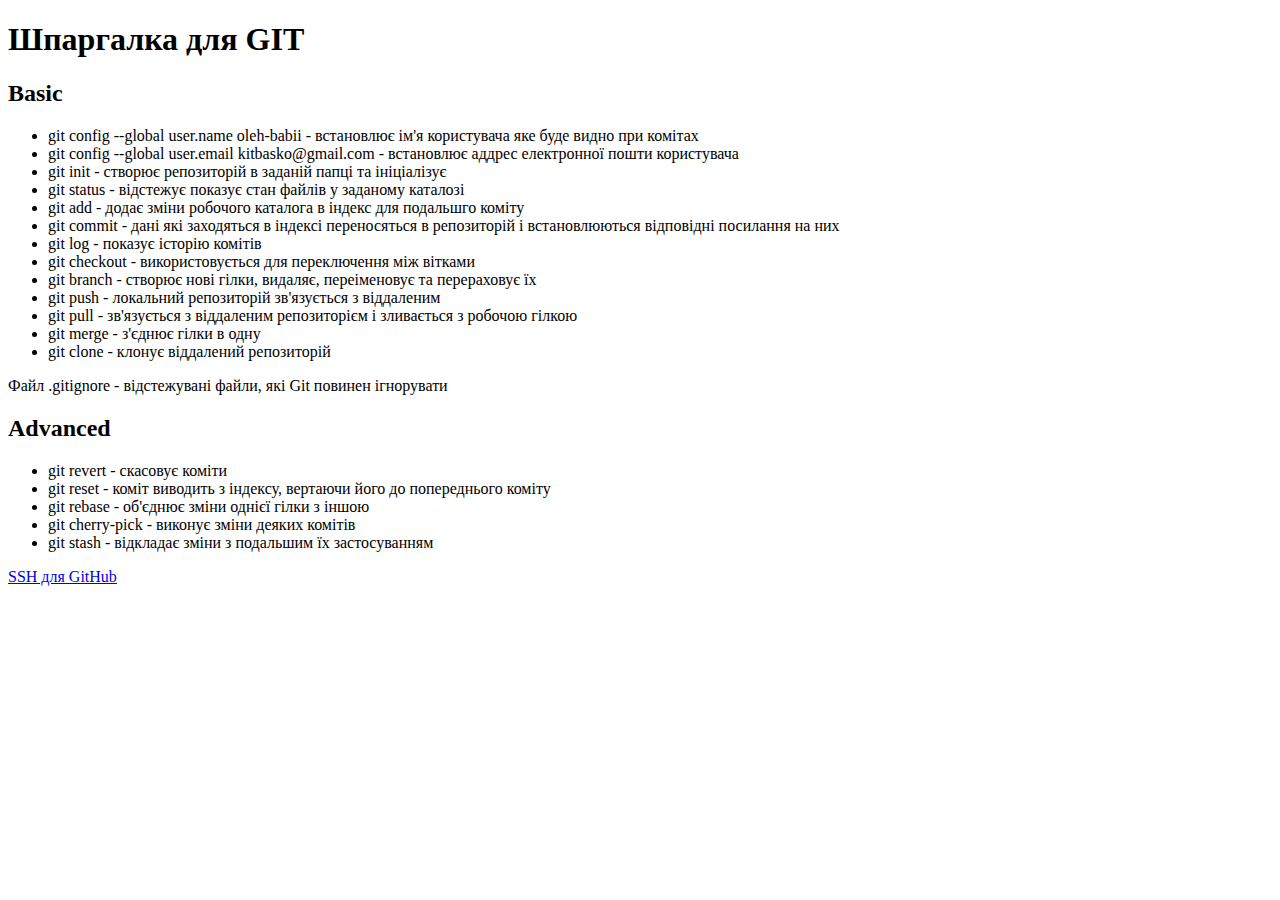
<file: index.html>
<!DOCTYPE html>
<html lang="en">
<head>
    <meta charset="UTF-8">
    <meta http-equiv="X-UA-Compatible" content="IE=edge">
    <meta name="viewport" content="width=device-width, initial-scale=1.0">
    <title>Основні команди GIT </title>
</head>
<body>
<h1>Шпаргалка для GIT</h1>    
<h2>Basic</h2> 
 <ul>
  <li>git config --global user.name oleh-babii - встановлює ім'я користувача яке буде видно при комітах </li>
  <li>git config --global user.email kitbasko@gmail.com - встановлює аддрес електронної пошти користувача</li>
  <li>git init - створює репозиторій в заданій папці та ініціалізує</li>
  <li>git status - відстежує показує стан файлів у заданому каталозі</li>
  <li>git add - додає зміни робочого каталога в індекс для подальшго коміту</li>
  <li>git commit - дані які заходяться в індексі переносяться в репозиторій і встановлюються відповідні посилання на них</li>
  <li>git log - показує історію комітів</li>
  <li>git checkout - використовується для переключення між вітками</li>
  <li>git branch - створює нові гілки, видаляє, переіменовує та перераховує їх</li>
  <li>git push - локальний репозиторій зв'язується з віддаленим</li>
  <li>git pull - зв'язується з віддаленим репозиторієм  і зливається з робочою гілкою</li>
  <li>git merge - з'єднює гілки в одну</li>
  <li>git clone - клонує віддалений репозиторій</li>   
 </ul> 
 <p>Файл .gitignore - відстежувані файли, які Git повинен ігнорувати</p>  
<h2>Advanced</h2>
<ul>
    <li>git revert - скасовує коміти</li>
    <li>git reset - коміт виводить з індексу, вертаючи його до попереднього коміту</li>
    <li>git rebase - об'єднює зміни однієї гілки з іншою</li>
    <li>git cherry-pick - виконує зміни деяких комітів</li>
    <li>git stash - відкладає зміни з подальшим їх застосуванням</li>
</ul>   

<a href="git@github.com:oleh-babii/homework.git">SSH для GitHub</a>
</body>
</html>
</file>
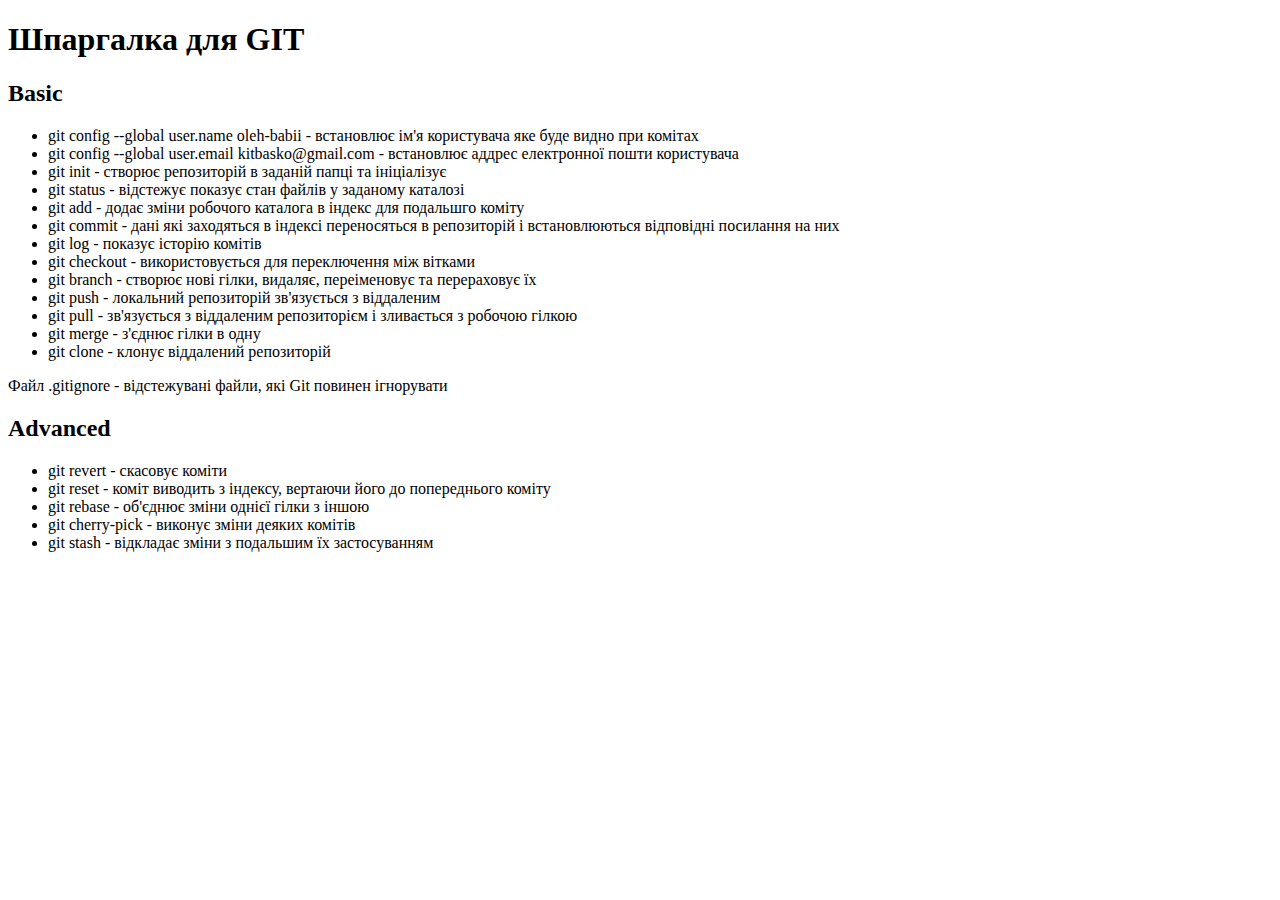
<file: hw1/index.html>
<!DOCTYPE html>
<html lang="en">
<head>
    <meta charset="UTF-8">
    <meta http-equiv="X-UA-Compatible" content="IE=edge">
    <meta name="viewport" content="width=device-width, initial-scale=1.0">
    <title>Основні команди GIT </title>
</head>
<body>
<h1>Шпаргалка для GIT</h1>    
<h2>Basic</h2> 
 <ul>
  <li>git config --global user.name oleh-babii - встановлює ім'я користувача яке буде видно при комітах </li>
  <li>git config --global user.email kitbasko@gmail.com - встановлює аддрес електронної пошти користувача</li>
  <li>git init - створює репозиторій в заданій папці та ініціалізує</li>
  <li>git status - відстежує показує стан файлів у заданому каталозі</li>
  <li>git add - додає зміни робочого каталога в індекс для подальшго коміту</li>
  <li>git commit - дані які заходяться в індексі переносяться в репозиторій і встановлюються відповідні посилання на них</li>
  <li>git log - показує історію комітів</li>
  <li>git checkout - використовується для переключення між вітками</li>
  <li>git branch - створює нові гілки, видаляє, переіменовує та перераховує їх</li>
  <li>git push - локальний репозиторій зв'язується з віддаленим</li>
  <li>git pull - зв'язується з віддаленим репозиторієм  і зливається з робочою гілкою</li>
  <li>git merge - з'єднює гілки в одну</li>
  <li>git clone - клонує віддалений репозиторій</li>   
 </ul> 
 <p>Файл .gitignore - відстежувані файли, які Git повинен ігнорувати</p>  
<h2>Advanced</h2>
<ul>
    <li>git revert - скасовує коміти</li>
    <li>git reset - коміт виводить з індексу, вертаючи його до попереднього коміту</li>
    <li>git rebase - об'єднює зміни однієї гілки з іншою</li>
    <li>git cherry-pick - виконує зміни деяких комітів</li>
    <li>git stash - відкладає зміни з подальшим їх застосуванням</li>
</ul>   
</body>
</html>
</file>
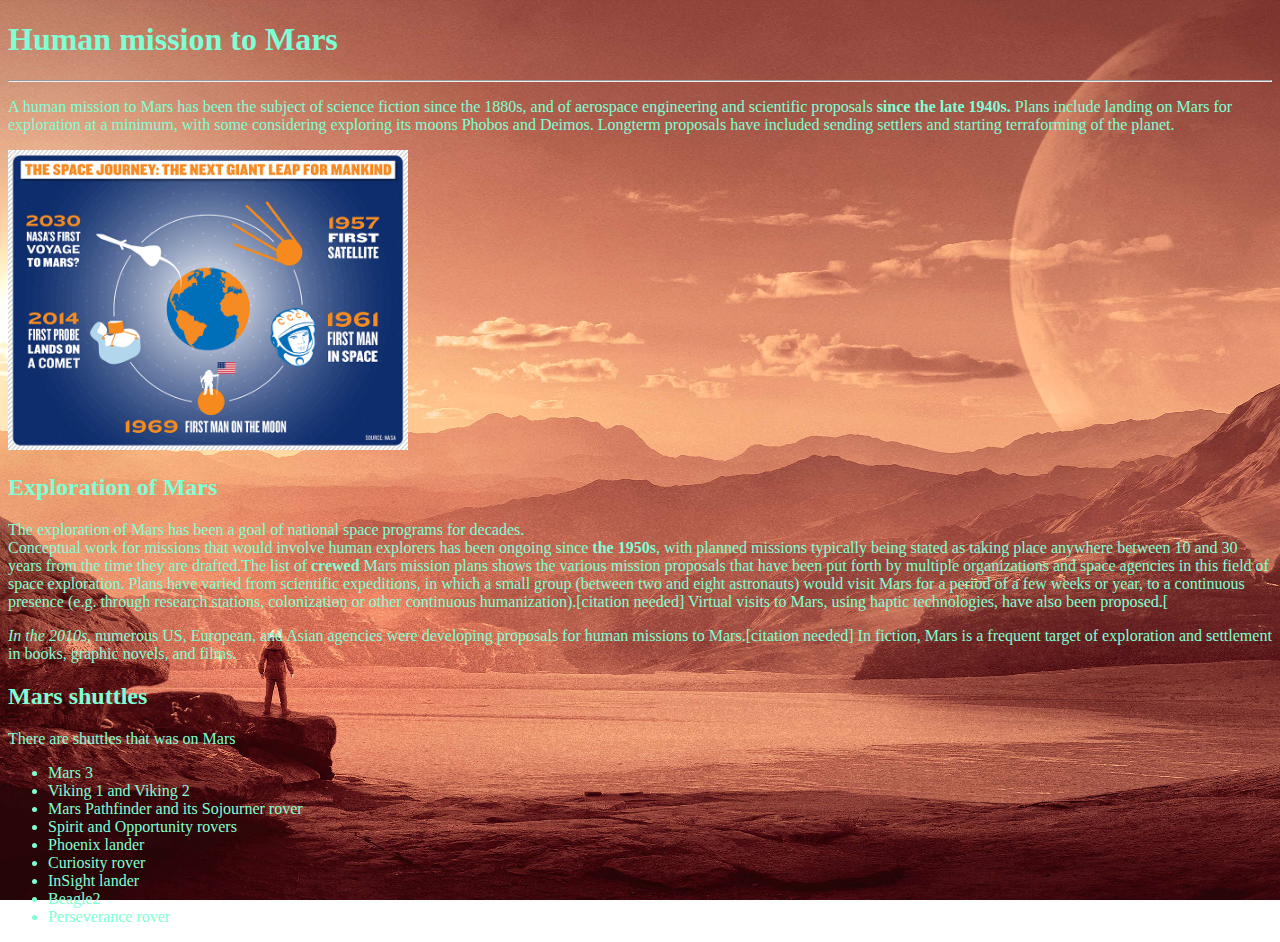
<file: hw2/index.html>
<!DOCTYPE html>
<html lang="en">
<head>
    <meta charset="UTF-8">
    <meta http-equiv="X-UA-Compatible" content="IE=edge">
    <meta name="viewport" content="width=device-width, initial-scale=1.0">
    <link rel="stylesheet" href="style.css">
    <title>MARS</title>
</head>
<body style="font-family: Verdana;">
    <h1>Human mission to Mars</h1>
    <hr>
    <p>A human mission to Mars has been the subject of science fiction since the 1880s, and of aerospace engineering and scientific proposals <strong>since the late 1940s.</strong> Plans include landing on Mars for exploration at a minimum, with some considering exploring its moons Phobos and Deimos. Longterm proposals have included sending settlers and starting terraforming of the planet.
    </p>
    <img src="nasarocket.png" alt="Human mission to Mars" width="400">
    <h2>Exploration of Mars</h2>
    <p>The exploration of Mars has been a goal of national space programs for decades.<br> Conceptual work for missions that would involve human explorers has been ongoing since <strong>the 1950s</strong>, with planned missions typically being stated as taking place anywhere between 10 and 30 years from the time they are drafted.The list of <strong>crewed</strong> Mars mission plans shows the various mission proposals that have been put forth by multiple organizations and space agencies in this field of space exploration. Plans have varied from scientific expeditions, in which a small group (between two and eight astronauts) would visit Mars for a period of a few weeks or year, to a continuous presence (e.g. through research stations, colonization or other continuous humanization).[citation needed] Virtual visits to Mars, using haptic technologies, have also been proposed.[</p>
    <p><i>In the 2010s</i>, numerous US, European, and Asian agencies were developing proposals for human missions to Mars.[citation needed] In fiction, Mars is a frequent target of exploration and settlement in books, graphic novels, and films.</p>
    <h2>Mars shuttles</h2>
    <p>There are shuttles that was on Mars</p>
    <ul>
        <li>Mars 3</li>
        <li>Viking 1 and Viking 2</li>
        <li>Mars Pathfinder and its Sojourner rover</li>
        <li>Spirit and Opportunity rovers</li>
        <li>Phoenix lander</li>
        <li>Curiosity rover</li>
        <li>InSight lander</li>
        <li>Beagle2</li>
        <li>Perseverance rover</li>
    </ul>
    
</body>
</html>
</file>
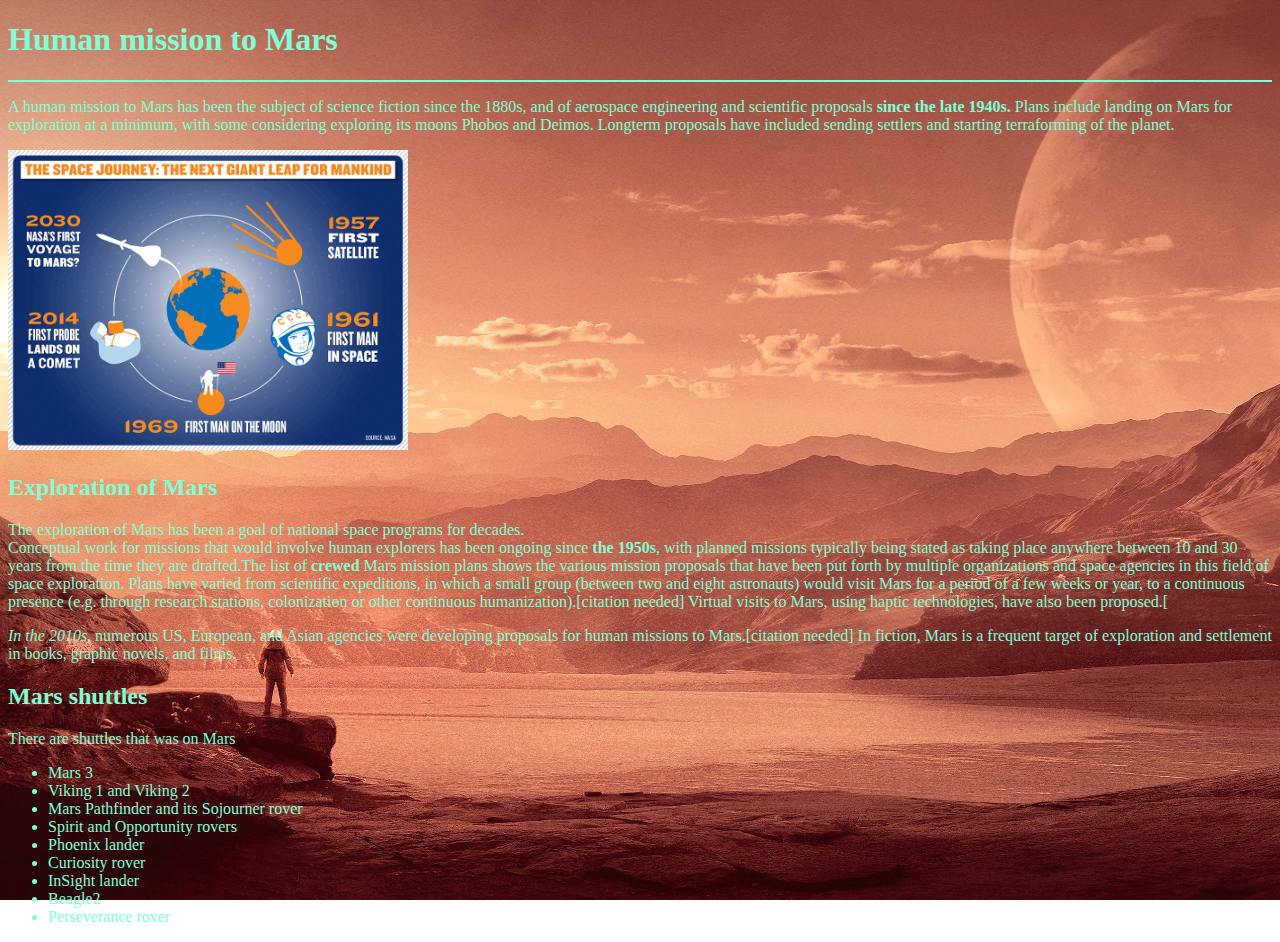
<file: hw3/index.html>
<!DOCTYPE html>
<html lang="en">
<head>
    <meta charset="UTF-8">
    <meta http-equiv="X-UA-Compatible" content="IE=edge">
    <meta name="viewport" content="width=device-width, initial-scale=1.0">
    <link rel="stylesheet" href="style.css">
    <title>MARS</title>
</head>
<body style="font-family: Verdana;">
    <header>
        <h1>Human mission to Mars</h1>
    </header>
    <hr color aquamarine>
    <main>
        <p>A human mission to Mars has been the subject of science fiction since the 1880s, and of aerospace engineering and scientific proposals <strong>since the late 1940s.</strong> Plans include landing on Mars for exploration at a minimum, with some considering exploring its moons Phobos and Deimos. Longterm proposals have included sending settlers and starting terraforming of the planet.
        </p>
        <img src="nasarocket.png" alt="Human mission to Mars" width="400">
        <h2>Exploration of Mars</h2>
        <p>The exploration of Mars has been a goal of national space programs for decades.<br> Conceptual work for missions that would involve human explorers has been ongoing since <strong>the 1950s</strong>, with planned missions typically being stated as taking place anywhere between 10 and 30 years from the time they are drafted.The list of <strong>crewed</strong> Mars mission plans shows the various mission proposals that have been put forth by multiple organizations and space agencies in this field of space exploration. Plans have varied from scientific expeditions, in which a small group (between two and eight astronauts) would visit Mars for a period of a few weeks or year, to a continuous presence (e.g. through research stations, colonization or other continuous humanization).[citation needed] Virtual visits to Mars, using haptic technologies, have also been proposed.[</p>
        <p><i>In the 2010s</i>, numerous US, European, and Asian agencies were developing proposals for human missions to Mars.[citation needed] In fiction, Mars is a frequent target of exploration and settlement in books, graphic novels, and films.</p>
        <h2>Mars shuttles</h2>
        <p>There are shuttles that was on Mars</p>
        <ul>
            <li>Mars 3</li>
            <li>Viking 1 and Viking 2</li>
            <li>Mars Pathfinder and its Sojourner rover</li>
            <li>Spirit and Opportunity rovers</li>
            <li>Phoenix lander</li>
            <li>Curiosity rover</li>
            <li>InSight lander</li>
            <li>Beagle2</li>
            <li>Perseverance rover</li>
        </ul>
    </main>
    </body>
</html>
</file>
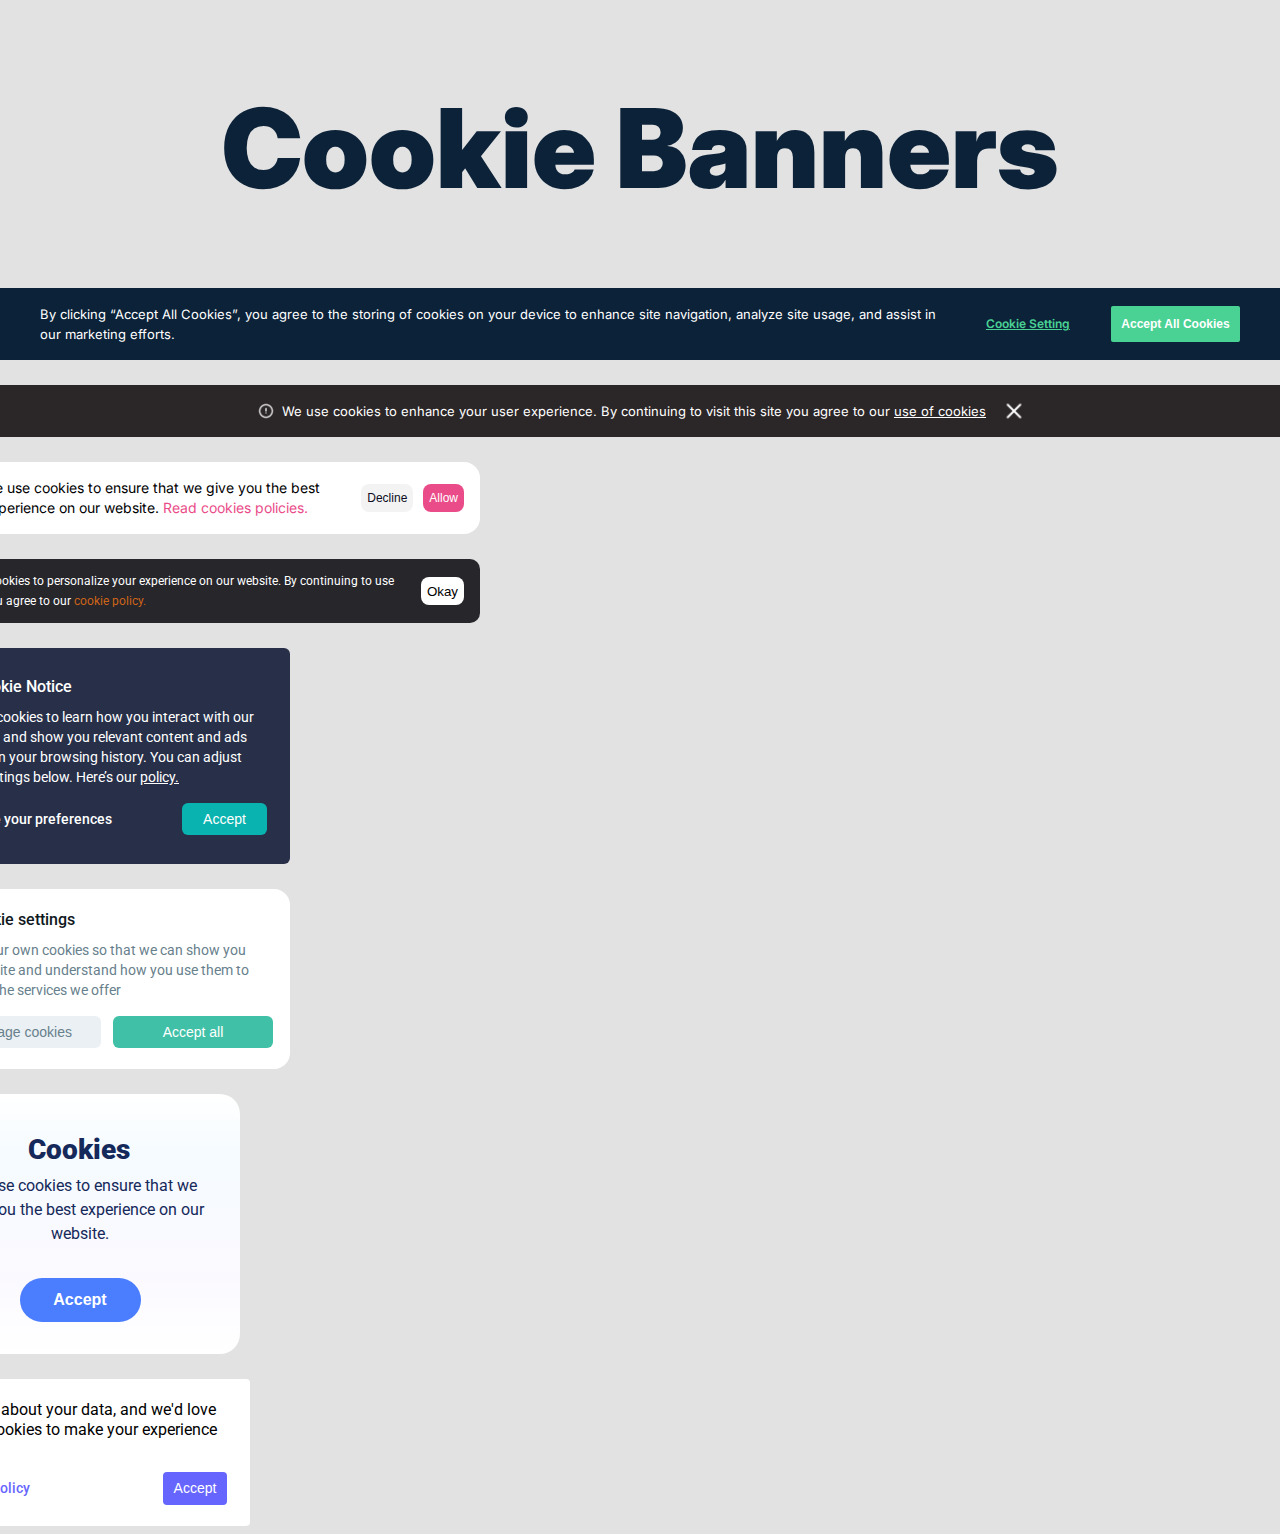
<file: hw4/index.html>
<!DOCTYPE html>
<html lang="en">
<head>
    <meta charset="UTF-8">
    <meta http-equiv="X-UA-Compatible" content="IE=edge">
    <meta name="viewport" content="width=device-width, initial-scale=1.0">
    <title>Cookie Banners</title>
    <link href="https://fonts.googleapis.com/css2?family=Inter:wght@400;500;600;900&family=Roboto:wght@400;500&family=Lato:wght@400;900&display=swap" rel="stylesheet">
    <link rel="stylesheet" href="style.css">
</head>
<body>
    <div class="header">
        <h1>
            Cookie Banners
        </h1>
    </div>
    <div class="main">
        <div class="container-one">
            <p>
                By clicking “Accept All Cookies”, you agree to the storing of cookies on your device to enhance site navigation, analyze site usage, and assist in our marketing efforts.
            </p>
            <a href="#">Cookie Setting</a>
            <button>Accept All Cookies</button>
        </div>
        <div class="container-two">
            <img src="images/1.svg" alt="exclamation makr">
            <p>
                We use cookies to enhance your user experience. By continuing to visit this site you agree to our
                <a href="#">use of cookies</a>
            </p>
            <img src="images/2.svg" alt="close">
        </div> 
        <div class="container-three">
            <img src="images/3.svg" alt="cookie">
            <p>
                We use cookies to ensure that we give you the best experience on our website.
                <span>Read cookies policies.</span>
            </p>
            <button class="decline-btn">Decline</button>
            <button class="allow-btn">Allow</button>
        </div>
        <div class="container-four">
            <p>
                App uses cookies to personalize your experience on our website. By continuing to use this site, you agree to our <span>cookie policy.</span>
            </p>
            <button>Okay</button>
        </div>
        <div class="container-five">
            <h3>🍪 Cookie Notice</h3>
            <p class="p-1">
                We use cookies to learn how you interact with our content, and show you relevant content and ads based on your browsing history. You can adjust your settings below. Here’s our <span>policy.</span> 
            </p>
            <p class="p-2">
                Manage your preferences
            </p>
            <button>Accept</button>
        </div>
        <div class="container-six">
            <h3>🍪 Cookie settings</h3>
            <p>
                We use our own cookies so that we can show you this website and understand how you use them to improve the services we offer
            </p>
            <button class="manage-cookies-btn">Manage cookies</button>
            <button class="accept-all-btn">Accept all</button>
        </div>
        <div class="container-seven">
            <h3>Cookies</h3>
            <p>We use cookies to ensure that we give you the best experience on our website.</p>
            <button>Accept</button>
        </div>
        <div class="container-eight">
            <p class="p-cookies">
                We care about your data, and we'd love to use cookies to make your experience better.
            </p>
            <p class="p-privacy">Privacy Policy</p>
            <button>Accept</button>
        </div>
    </div>
</body>
</html>
</file>
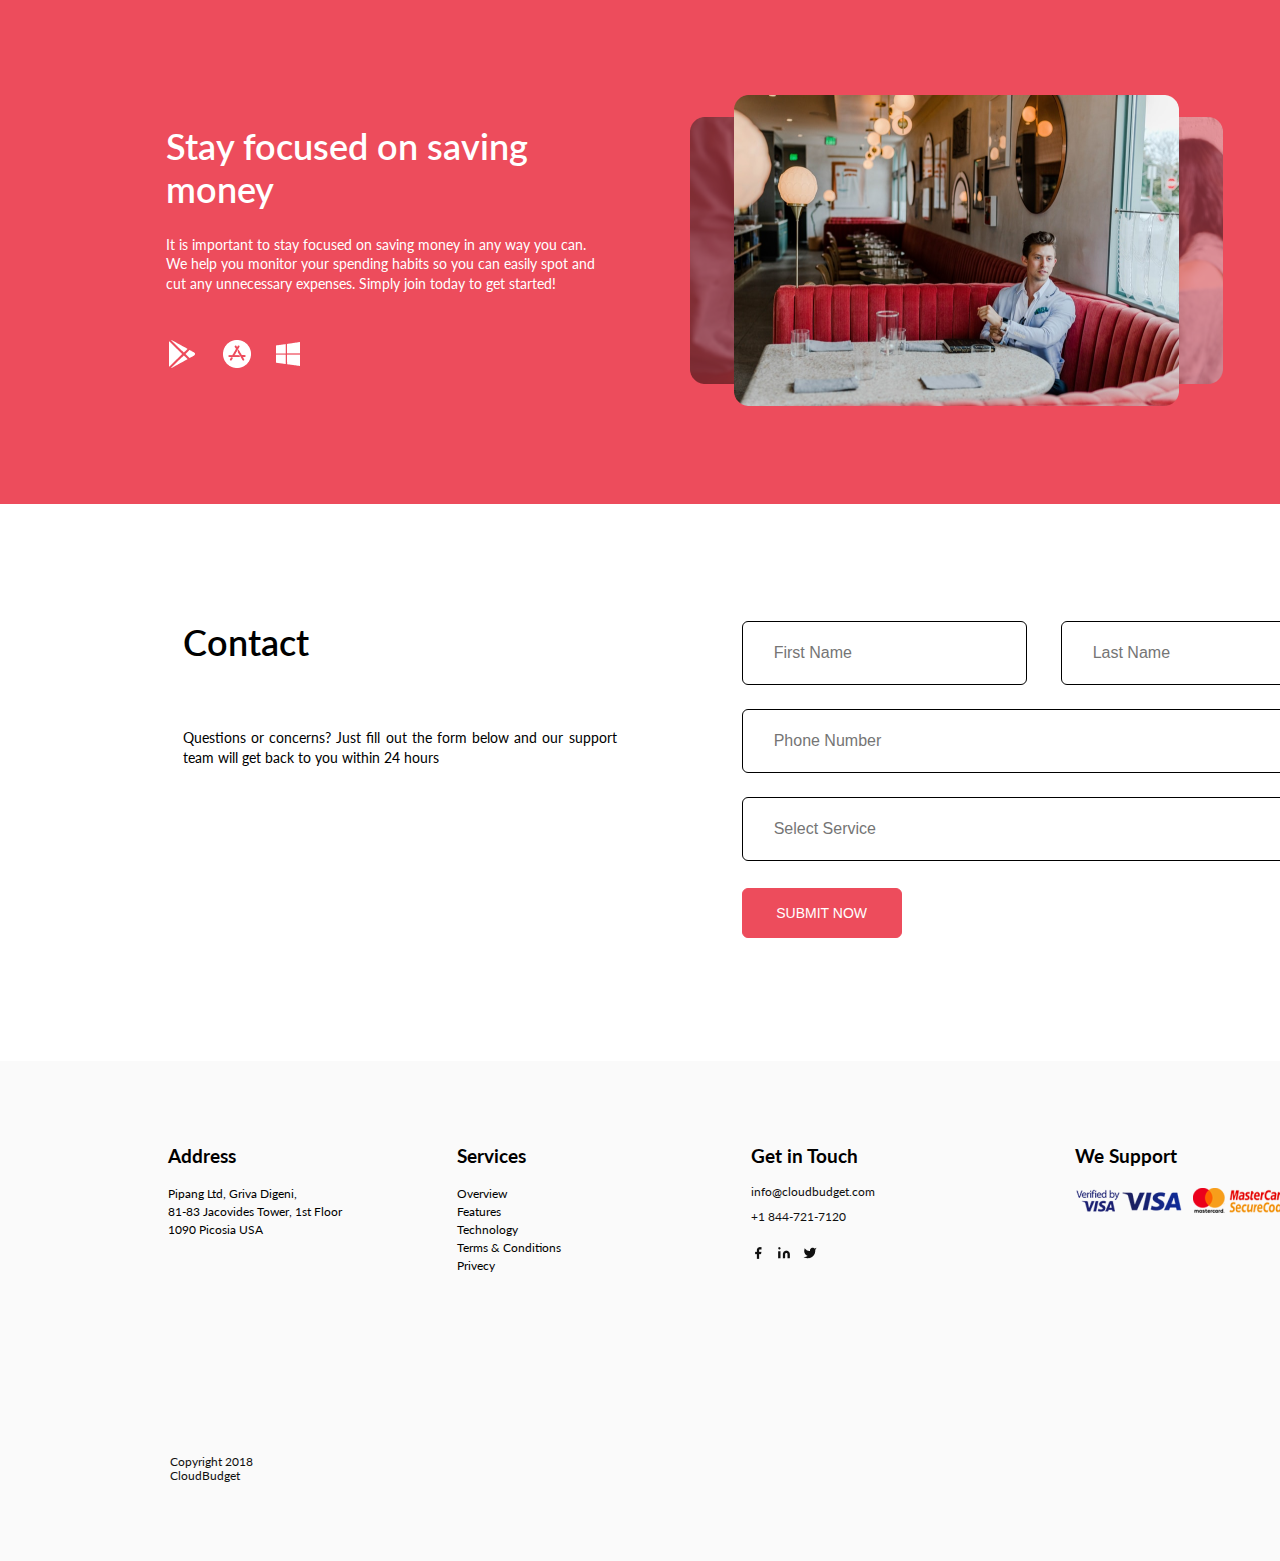
<file: hw5/index.html>
<!DOCTYPE html>
<html lang="en">
<head>
    <meta charset="UTF-8">
    <meta http-equiv="X-UA-Compatible" content="IE=edge">
    <meta name="viewport" content="width=device-width, initial-scale=1.0">
    <title>CloudBudget Freebie</title>
    <link rel="stylesheet" href="./css/style.css">
    <link rel="preconnect" href="https://fonts.googleapis.com">
    <link rel="preconnect" href="https://fonts.gstatic.com" crossorigin>
    <link href="https://fonts.googleapis.com/css2?family=Lato:wght@400;700&display=swap" rel="stylesheet">
</head>
<body>
    <header>
        <div class="header">
            <div class="container-one">
                <div class="container-saving-money">
                    <h2 class="saving-money-h">Stay focused on saving money</h2>
                    <p class="saving-money-p">It is important to stay focused on saving money in any way you can. We help you monitor your spending habits so you can easily spot and cut any unnecessary expenses. Simply join today to get started!</p>
                    <div class="saving-money-img">
                        <img class="img1" src="images/App Download Link.png" alt="App Download Link">
                    </div>
                </div>
                <div class="container-saving-money">
                    <img src="images/Slider.png" alt="Slider">
                </div>
            </div>
        </div>
    </header>
    <main>
        <div class="main">
            <div class="container-two">
                <div class="container-contact-us">
                    <h2 class="contact-us-h">Contact</h2>
                    <p class="contact-us-p">Questions or concerns? Just fill out the form below and our support team will get back to you within 24 hours</p>
                </div>
                <div class="container-contact-us">
                    <div class="form-contact-us">
                        <input class="first-name" type="text" placeholder="First Name">
                        <input class="last-name" type="text" placeholder="Last Name">
                        <input class="phone-number" type="text" placeholder="Phone Number">
                        <input class="select-service" type="text" placeholder="Select Service">
                        <button class="btn">SUBMIT NOW</button>
                    </div>
                </div>
            </div>
        </div>
    </main>
    <footer>
        <div class="footer">
            <div class="container-three">
                <div class="address">
                    <h3 class="address-h">Address</h3>
                    <p class="address-p">Pipang Ltd, Griva Digeni,<br>
                    81-83 Jacovides Tower, 1st Floor<br>
                    1090 Picosia USA</p>
                </div>
                <div class="services">
                    <h3 class="services-h">Services</h3>
                    <div class="services-block">
                        <a class="services-p">Overview</a>
                        <a class="services-p">Features</a>
                        <a class="services-p">Technology</a>
                        <a class="services-p">Terms & Conditions </a>
                        <a class="services-p">Privecy</a>
                    </div>
                </div>
                <div class="get-in-touch">
                    <h3 class="get in touch-h">Get in Touch</h3>
                    <a href="mailto:info@cloudbudget.com" class="email">info@cloudbudget.com</a>
                    <a href="tel:+18447217120" class="phone">+1 844-721-7120</a>
                    <span>
                        <img src="./images/Social.png" alt="social-media">
                    </span>
                </div>
                <div class="support">
                    <h3 class="support-h">We Support</h3>
                    <div class="credit-cards">
                        <img src="./images/secure-p-1 1.png" alt="credit-cards">
                    </div>
                </div>
            </div>
            <div class="copyright">
                <p class="copyright">Copyright 2018 CloudBudget</p>
            </div>
        </div>
    </footer>
</body>
</html>
</file>
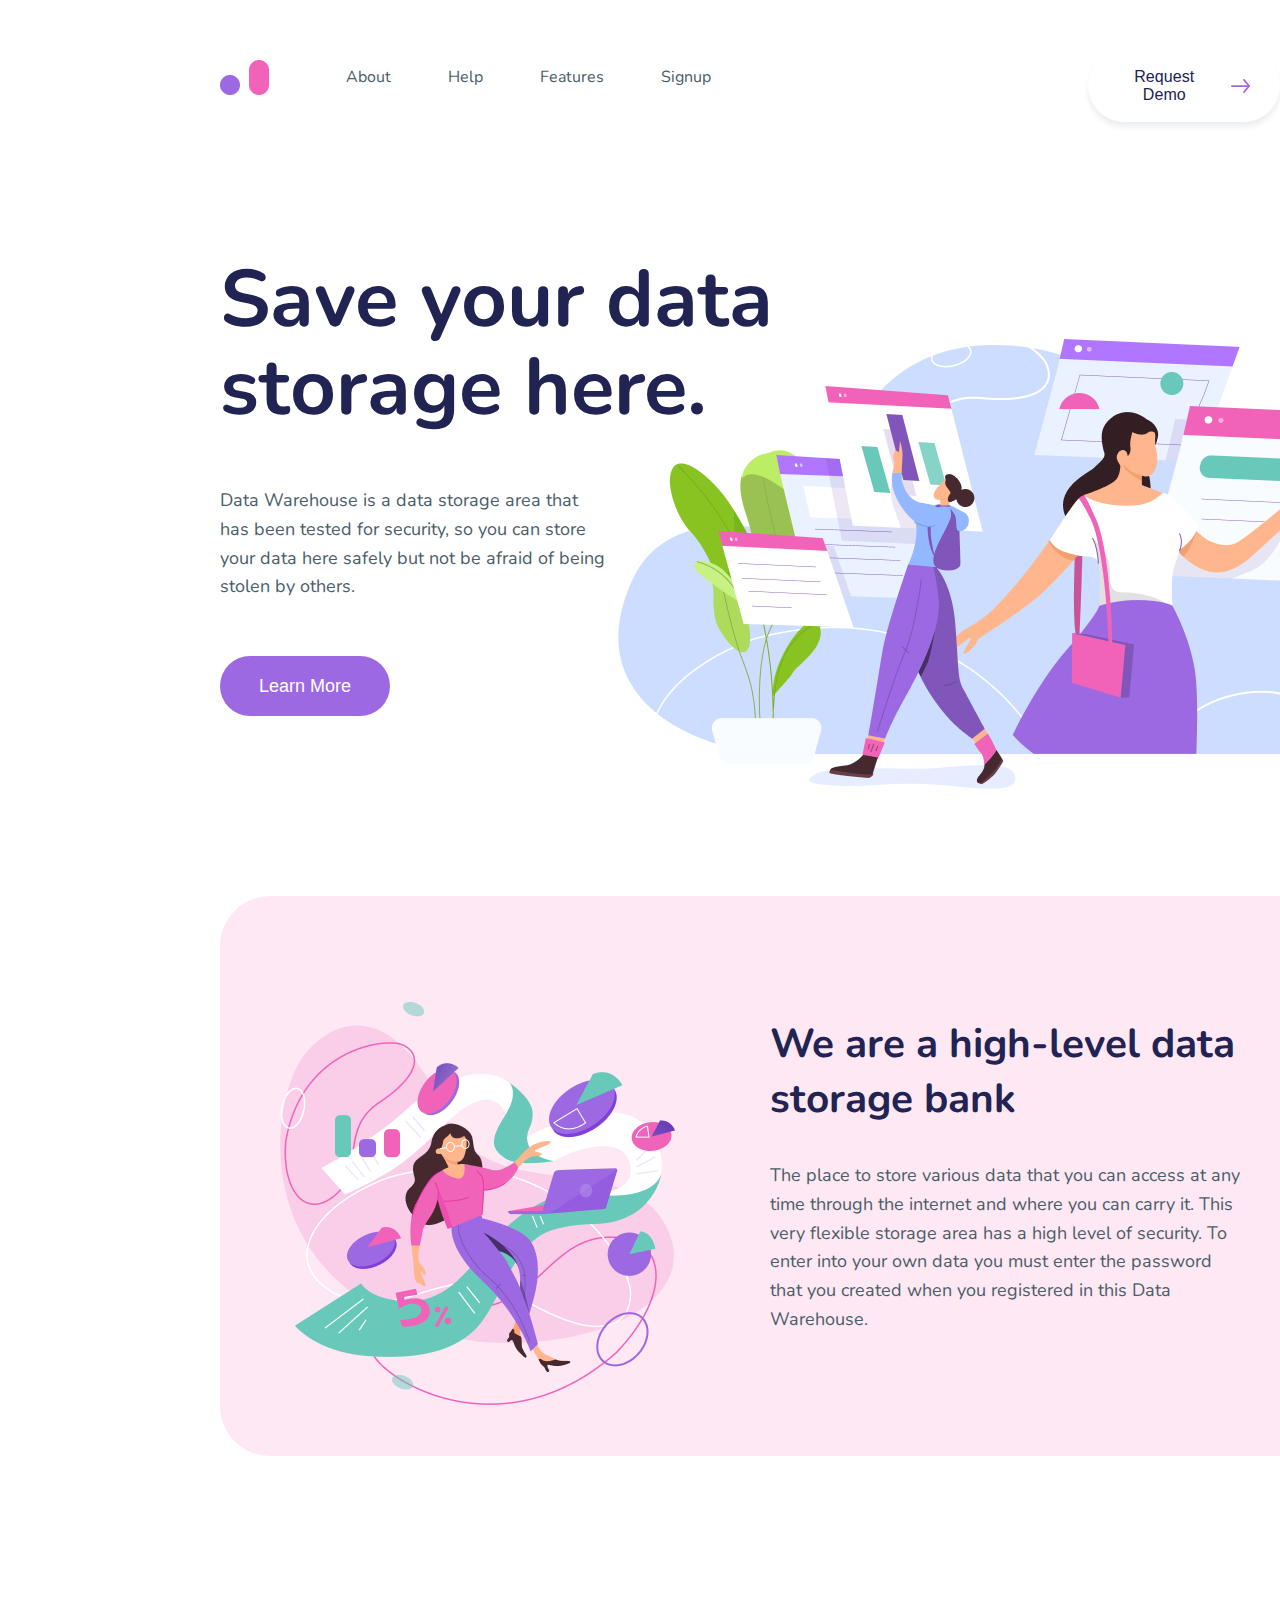
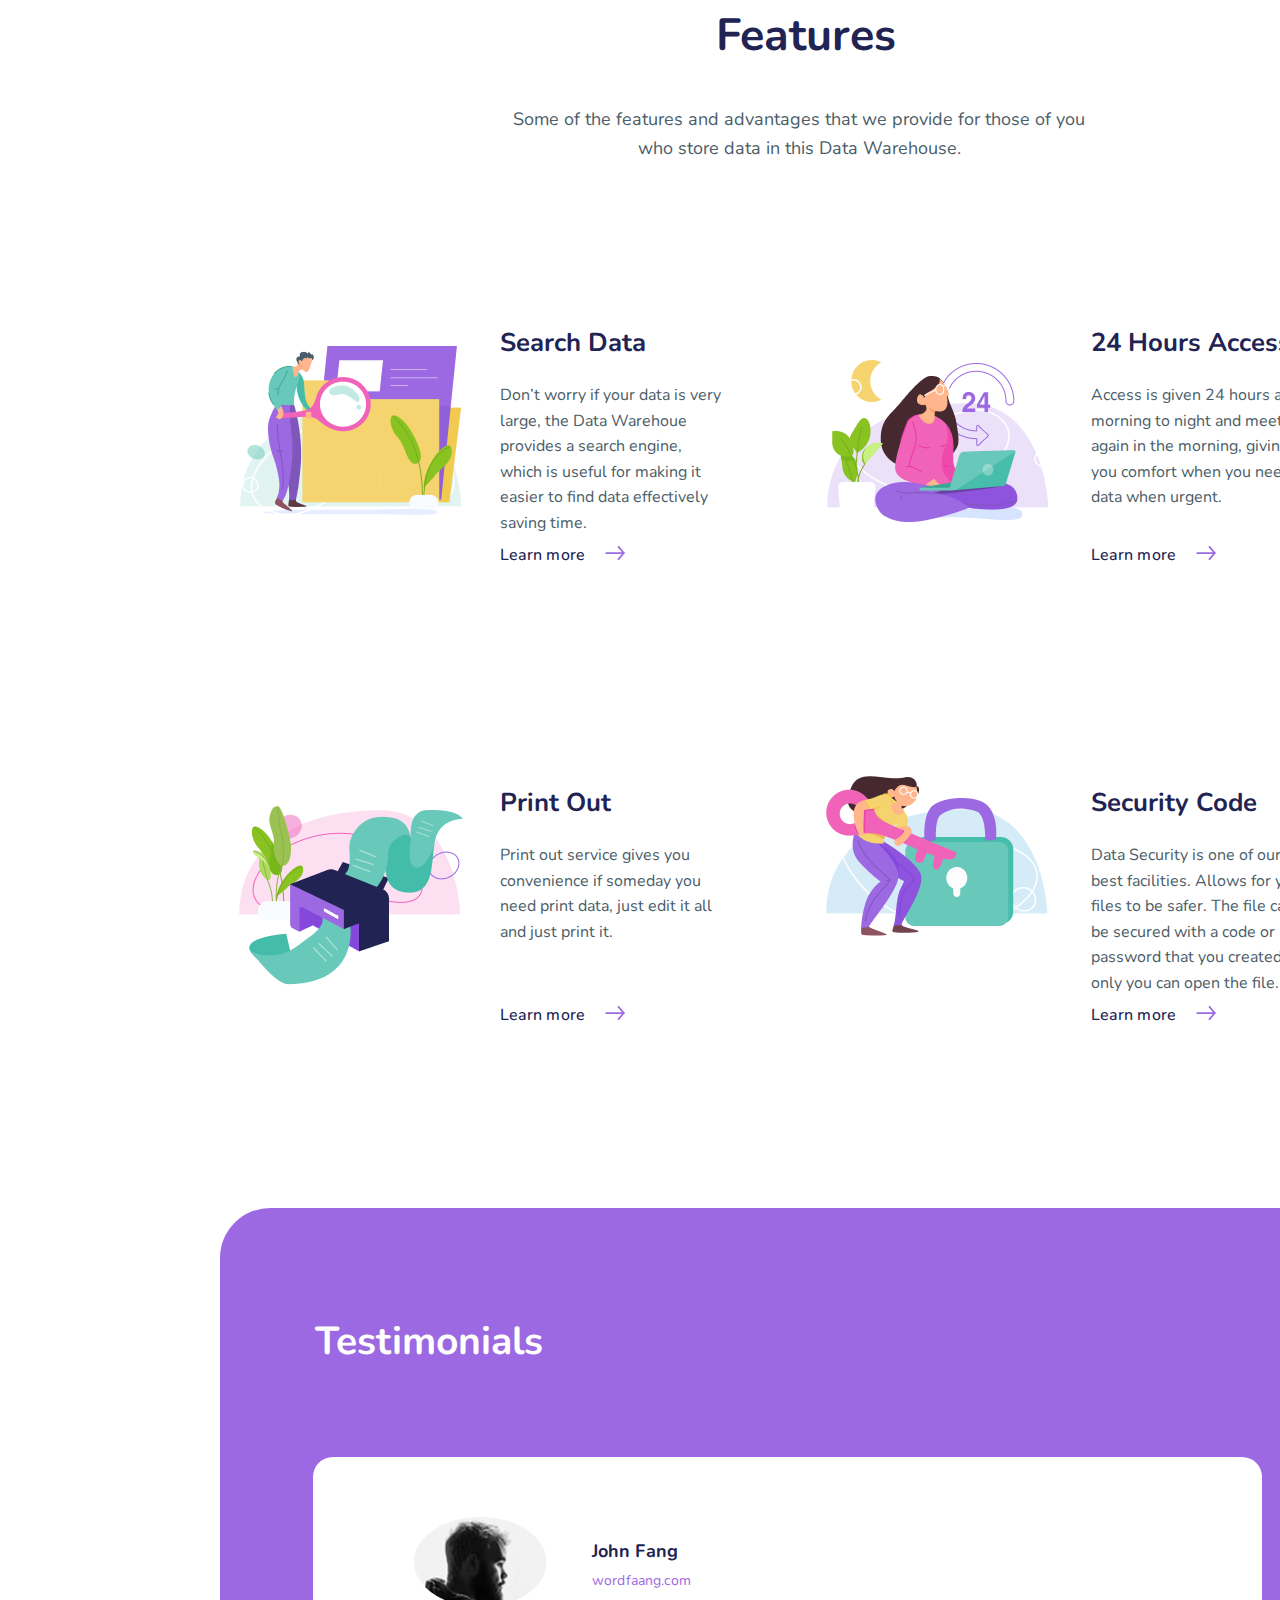
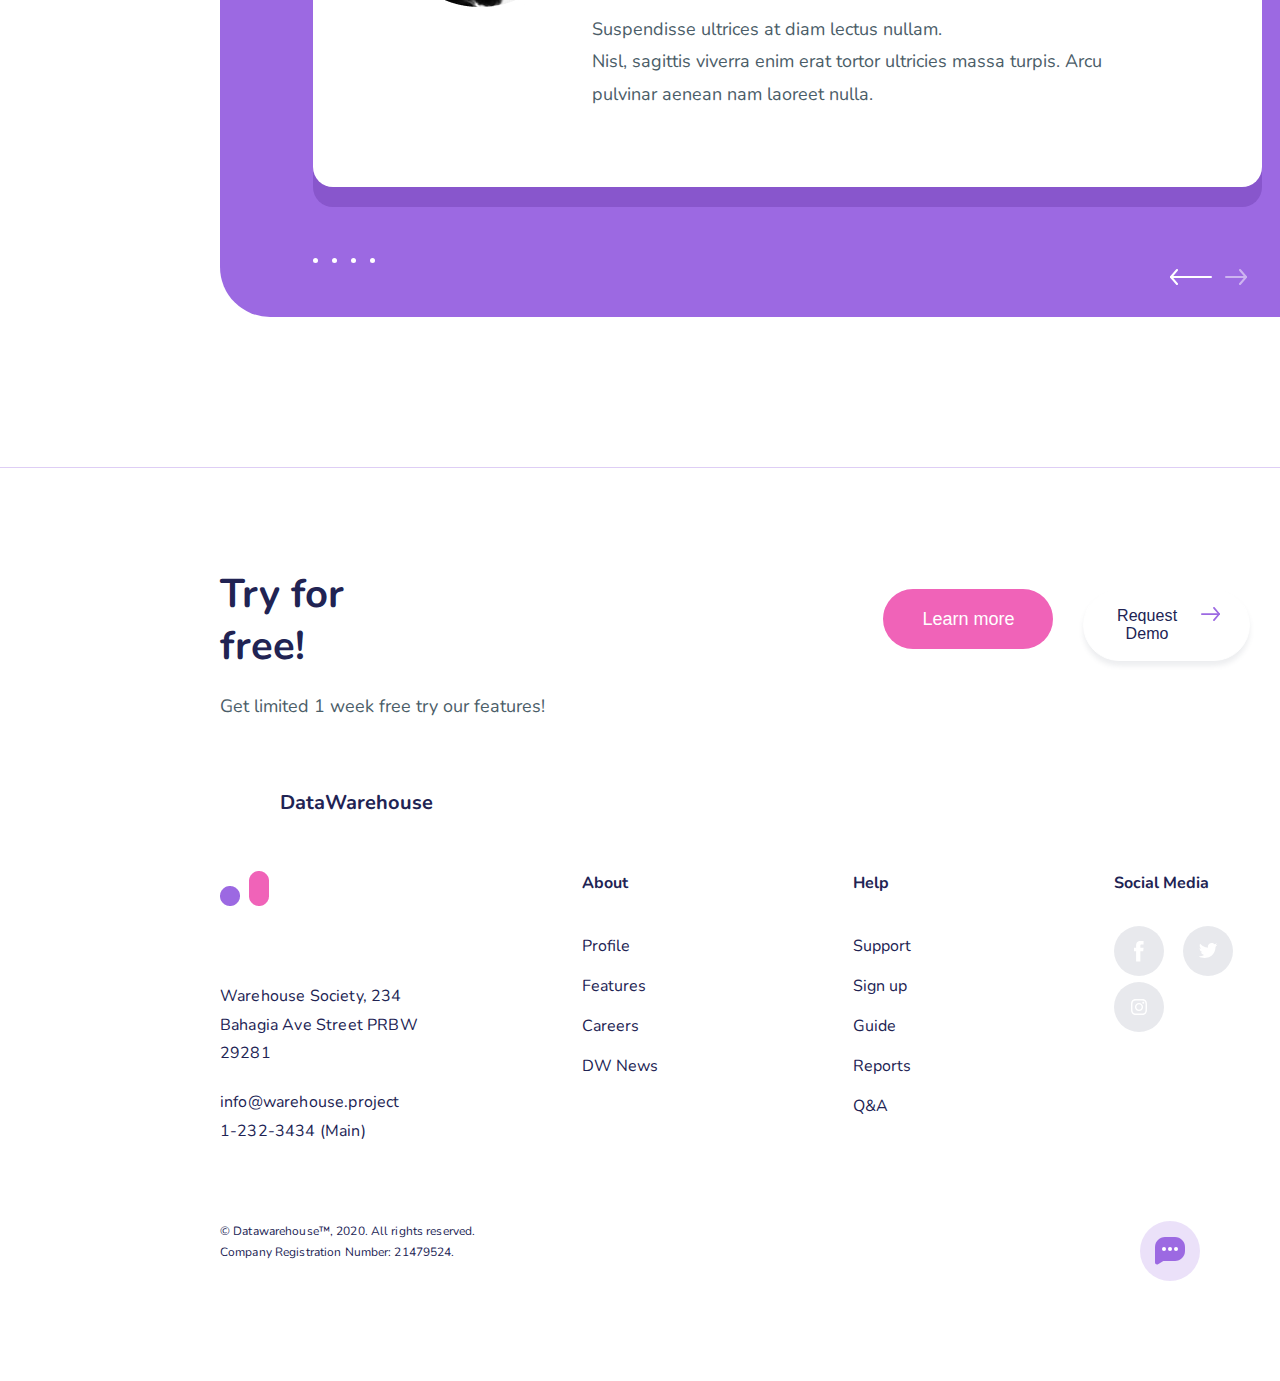
<file: hw7/index.html>
<!DOCTYPE html>
<html lang="en">
<head>
    <meta charset="UTF-8">
    <meta http-equiv="X-UA-Compatible" content="IE=edge">
    <meta name="viewport" content="width=device-width, initial-scale=1.0">
    <title>SLAB-SHOT-Datawarehouse-Freebie</title>
    <link rel="preconnect" href="https://fonts.googleapis.com">
    <link rel="preconnect" href="https://fonts.gstatic.com" crossorigin>
    <link href="https://fonts.googleapis.com/css2?family=Nunito:wght@400;700&display=swap" rel="stylesheet">
    <link rel="stylesheet" href="./css/style.css">
</head>
<body>
    <header>
        <div class="header">
            <div class="container-one">
                <div class="logo-header">
                    <img src="./images/Logo.png" alt="logo">
                </div>
                <div class="nav-header">
                    <nav>
                        <ul>
                            <li>About</li>
                            <li>Help</li>
                            <li>Features</li>
                            <li>Signup</li>
                        </ul>
                    </nav>
                </div>
                <button class="btn-header">Request Demo<img src="./images/Group 56.svg" alt="arrow" class="arrow"></button>
            </div>
        </div>
    </header>
    <main>
        <div class="main">
            <div class="container-two">
                <h1>Save your data storage here.</h1>
                <div class="container-two-p">
                    <p>Data Warehouse is a data storage area that has been tested for security, so you can store your data here safely but not be afraid of being stolen by others.</p>
                </div>
                <button class="btn-container-two">Learn More</button>
                <div class="container-two-bg">
                    <img src="./images/image1.png" alt="people learn more">
                </div>
            </div>
            <div class="container-three">
                <div class="container-three-h">
                    <h2>We are a high-level data storage bank</h2>
                </div>
                <div class="container-three-p">
                    <p>The place to store various data that you can access at any time through the internet and where you can carry it. This very flexible storage area has a high level of security. To enter into your own data you must enter the password that you created when you registered in this Data Warehouse.</p>
                </div>
                <div class="container-three-bg">
                    <img src="./images/image2.png" alt="high-level data storage bank">
                </div>
            </div>
            <div class="container-four">
                <div class="container-four-h">
                    <h2>Features</h2>
                </div>
                <div class="container-four-p">
                    <p>Some of the features and advantages that we provide for those of you who store data in this Data Warehouse.</p>
                </div>
                <div class="wrap">
                    <div class="container-wrap1">
                        <div class="container-four-h1">
                            <h3>Search Data</h3>
                        </div>
                        <div class="container-four-p1">
                            <p>Don’t worry if your data is very large, the Data Warehoue provides a search engine, which is useful for making it easier to find data effectively saving time.</p> 
                        </div>
                        <a class="container-four-anchoor1" href="#">Learn more<img src="./images/Group 56.svg" alt="arrow" class="arrow"></a>
                        <div class="container-four-bg1">
                            <img src="./images/image3 1.png" alt="search data">
                        </div>
                    </div>
                    <div class="container-wrap2">
                        <div class="container-four-h2">
                            <h3>24 Hours Access</h3>
                        </div>
                        <div class="container-four-p2">
                            <p>Access is given 24 hours a full morning to night and meet again in the morning, giving you comfort when you need data when urgent.</p> 
                        </div>
                        <a class="container-four-anchoor2" href="#">Learn more<img src="./images/Group 56.svg" alt="arrow" class="arrow"></a>
                        <div class="container-four-bg2">
                            <img src="./images/image4.png" alt="24 hours access">
                        </div>
                    </div>
                </div>
                <div class="wrap">
                    <div class="container-wrap3">
                        <div class="container-four-h3">
                            <h3>Print Out</h3>
                        </div>
                        <div class="container-four-p3">
                            <p>Print out service gives you convenience if someday you need print data, just edit it all and just print it.</p> 
                        </div>
                        <a class="container-four-anchoor3" href="#">Learn more<img src="./images/Group 56.svg" alt="arrow" class="arrow"></a>
                        <div class="container-four-bg3">
                            <img src="./images/image5 1.png" alt="print out">
                        </div>
                    </div>
                    <div class="container-wrap4">
                        <div class="container-four-h4">
                            <h3>Security Code</h3>
                        </div>
                        <div class="container-four-p4">
                            <p>Data Security is one of our best facilities. Allows for your files to be safer. The file can be secured with a code or password that you created, so only you can open the file.</p> 
                        </div>
                        <a class="container-four-anchoor4" href="#">Learn more<img src="./images/Group 56.svg" alt="arrow" class="arrow"></a>
                        <div class="container-four-bg4">
                            <img src="./images/image6 1.png" alt="security code">
                        </div>
                    </div>
                </div>
            </div>
            <div class="container-five">
                <div class="container-five-h">
                    <h2>Testimonials</h2>
                </div>
                <div class="container-five-feedback">
                    <div class="container-avatar">
                        <img src="./images/Ellipse 76.jpg" alt="picture of John Fang">
                    </div>
                    <div class="container-feedback-text">
                        <div class="feedback-h4">
                           <h4>John Fang</h4>
                        </div>
                        <a class="feedback-a" href="#">wordfaang.com</a>
                        <div class="feedback-p">
                            <p>Suspendisse ultrices at diam lectus nullam.<br> Nisl, sagittis viverra enim erat tortor ultricies massa turpis. Arcu<br>pulvinar aenean nam laoreet nulla.</p>
                        </div>
                    </div>
                </div>
                <div class="container-five-down">
                    <div class="dots">
                        <div class="dots-img">
                            <img class="dots-pink" src="./images/Ellipse 73.svg" alt="dot">
                            <img class="dots-pink" src="./images/Ellipse 73.svg" alt="dot">
                            <img class="dots-pink" src="./images/Ellipse 73.svg" alt="dot">
                            <img class="dots-pink" src="./images/Ellipse 73.svg" alt="dot">
                        </div>
                        <div class="arrows">
                            <div class="arrow-1">
                                <img src="./images/Group 57.svg" alt="arrow">
                            </div>
                            <div class="arrow-2">
                                <img src="./images/Group 55.svg" alt="arrow">
                            </div>
                        </div>
                    </div>
                </div>
            </div>
        </div>
    </main>
    <footer>
        <div class="line">
            <div>
                <div class="footer-wrapper">
                    <div>
                        <h2 class="footer-h2">Try for free!</h2>
                        <p class="footer-p">Get limited 1 week free try our features!</p>
                    </div>
                    <div class="wrap-button">
                        <div>
                            <button class="wrap-button-1">Learn more</button>
                        </div>
                        <div>
                            <button class="wrap-button-2">Request Demo <img src="./images/Group 56.svg" alt="arrow" class="arrow"></button>
                        </div>
                    </div>
                </div>
                <div class="footer-contact">
                    <div class="data">                       
                        <img class="footer-logo" src="./images/Logo.png" alt="logo">
                        <h4 class="footer-dataware-h">DataWarehouse</h4>
                        <p class="footer-dataware-p">Warehouse Society, 234 <br> Bahagia Ave Street PRBW 29281</p>
                        <a class="mail" href="mailto:info@warehouse.project ">info@warehouse.project</a>
                        <a class="tel" href="telto:12323434 ">1-232-3434 (Main)</a>
                    </div>
                    <div class="footer-info">
                        <h4 class="footer-about">About</h4>
                        <ul>
                            <li>
                                <a class="footer-paragraph" href="#">Profile</a>
                            </li>
                            <li>
                                <a class="footer-paragraph" href="#">Features</a>
                            </li>
                            <li>
                                <a class="footer-paragraph" href="#">Careers</a>
                            </li>
                            <li>
                                <a class="footer-paragraph" href="#">DW News</a>
                            </li>
                        </ul>
                    </div>
                    <div class="footer-info">
                        <h4 class="footer-help">Help</h4>
                        <ul>
                            <li>
                                <a class="footer-paragraph" href="#">Support</a>
                            </li>
                            <li>
                                <a class="footer-paragraph" href="#">Sign up</a>
                            </li>
                            <li>
                                <a class="footer-paragraph" href="#">Guide</a>
                            </li>
                            <li>
                                <a class="footer-paragraph" href="#"> Reports</a>
                            </li>
                            <li>
                                <a class="footer-paragraph" href="#">Q&A</a>
                            </li>
                        </ul>
                    </div>
                    <div>
                        <h4 class="footer-media">Social Media</h4>
                        <img class="facebook" src="./images/f.svg" alt="facebook logo">
                        <img class="twitter" src="./images/t.svg" alt="twitter logo ">
                        <img class="instagram" src="./images/i.svg" alt="instagram logo">
                    </div>
                </div>
                <div class="firm-rights">
                    <p class="rights">© Datawarehouse™, 2020. All rights reserved.<br> Company Registration Number: 21479524.</p>
                    <img class="message" src="./images/Group 64.svg" alt="Write us">
                </div>
            </div>
        </div>
    </footer>
</body>
</html>
</file>
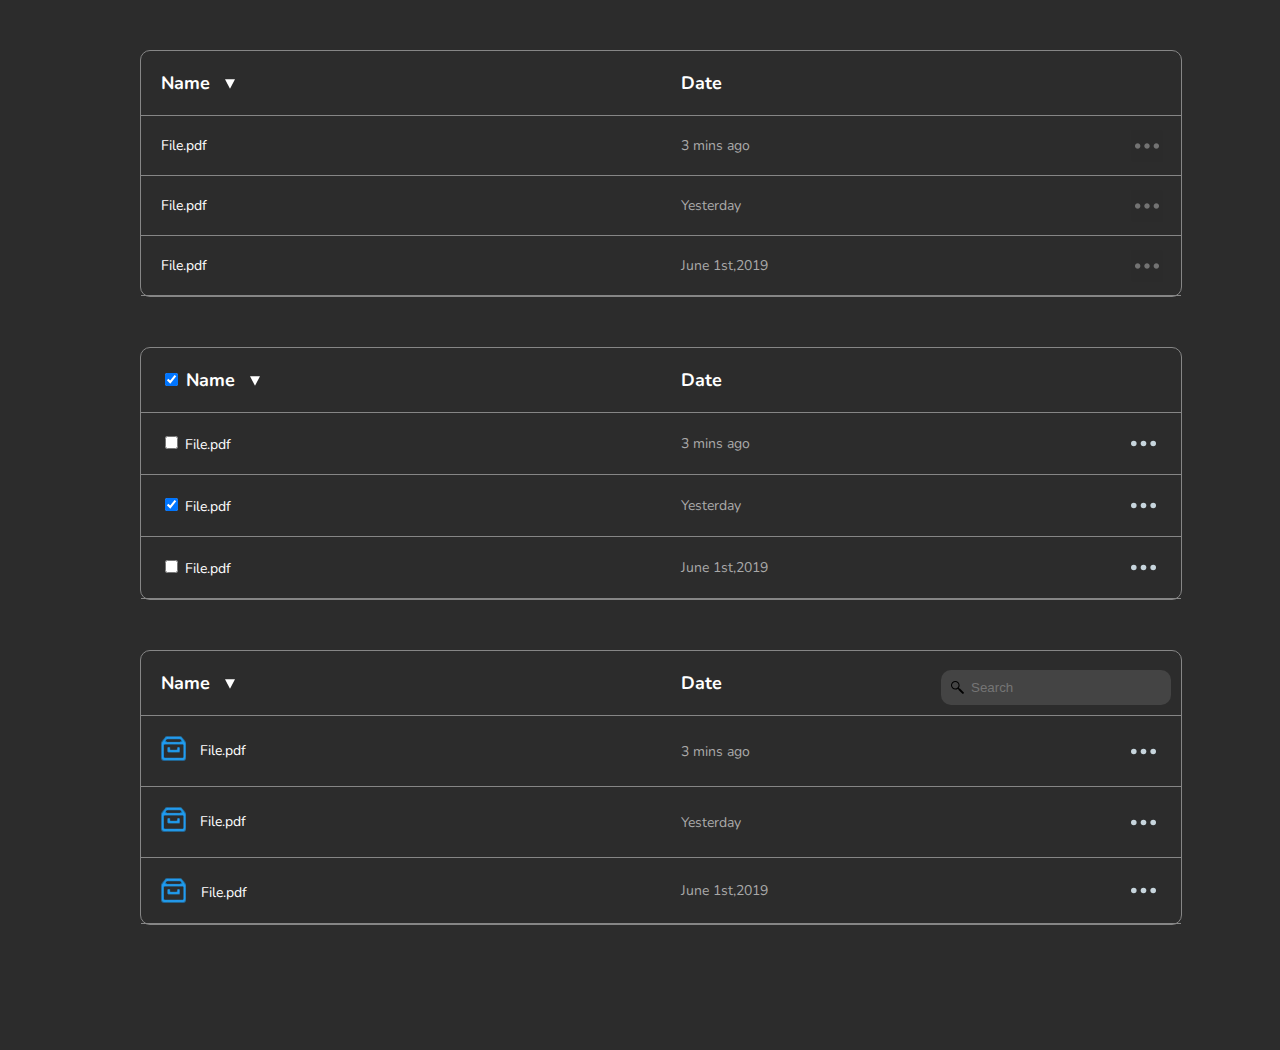
<file: hw8/index.html>
<!DOCTYPE html>
<html lang="en">
<head>
    <meta charset="UTF-8">
    <meta http-equiv="X-UA-Compatible" content="IE=edge">
    <meta name="viewport" content="width=device-width, initial-scale=1.0">
    <title>Tables</title>
    <link rel="preconnect" href="https://fonts.googleapis.com">
    <link rel="preconnect" href="https://fonts.gstatic.com" crossorigin>
    <link href="https://fonts.googleapis.com/css2?family=Nunito:wght@400;700&display=swap" rel="stylesheet">
    <link rel="stylesheet" href="./css/style.css">
</head>
<body>
    <main>
        <div class="main">
            <div class="wrap">
                <table class="first-table">
                    <thead>
                        <tr>
                            <th class="table-head">Name <img class="triangle" src="./images/White_arrow_down.svg" alt="triangle"></th>
                            <th class="table-head">Date</th>
                        </tr>
                    </thead>
                    <tbody>
                        <tr>
                            <td class="table-main white">File.pdf</td>
                            <td class="table-main grey grey-dots">3 mins ago</td>
    
                        </tr>
                        <tr>
                            <td class="table-main white">File.pdf</td>
                            <td class="table-main grey grey-dots">Yesterday</td>
    
                        </tr>
                        <tr>
                            <td class="table-main white">File.pdf</td>
                            <td class="table-main grey grey-dots">June 1st,2019</td>
    
                        </tr>
                    </tbody>
                </table>
                <table class="second-table">
                    <thead>
                        <tr>
                            <th class="table-head">
                                <form class="name-inline" action="#">
                                    <input id="name" type="checkbox" name="File.pdf" value="File" checked>
                                    <label for="name">Name</label>
                                </form>
                                <img class="triangle" src="./images/White_arrow_down.svg" alt="triangle">
                            </th>
                            <th class="table-head">Date</th>
                        </tr>
                    </thead>
                    <tbody>
                        <tr>
                            <td class="table-main white">
                                <form action="#">
                                    <input id="file.pdf" type="checkbox" name="File.pdf" value="File">
                                    <label for="file.pdf">File.pdf</label>
                                </form>
                            </td>
                            <td class="table-main grey white-dots">3 mins ago</td>
                        </tr>
                        <tr>
                            <td class="table-main white">
                                <form action="#">
                                    <input id="file" type="checkbox" name="File.pdf" value="File" checked>
                                    <label for="file">File.pdf</label>
                                </form>
                            </td>
                            <td class="table-main grey white-dots">Yesterday </td>
                        </tr>
                        <tr>
                            <td class="table-main white">
                                <form action="#">
                                    <input id="pdf" type="checkbox" name="File.pdf" value="File">
                                    <label for="pdf">File.pdf</label>
                                </form>
                            </td>
                            <td class="table-main grey white-dots">June 1st,2019 </td>
                        </tr>
                    </tbody>
                </table>
                <table class="third-table">
                    <thead>
                        <tr>
                            <th class="table-head">Name <img class="triangle" src="./images/White_arrow_down.svg" alt="triangle"></th>
                            <th class="table-head">Date
                                <form class="search-ps" action="#">
                                    <input class="search" type="text" id="search" name="search" placeholder="Search">
                                </form>
                            </th>
                        </tr>
                    </thead>
                    <tbody>
                        <tr>
                            <td class="table-main white "> <img class="box" src="./images/box.png" alt="box"> <span class="relative">File.pdf</span> </td>
                            <td class="table-main grey white-dots">3 mins ago</td>
    
                        </tr>
                        <tr>
                            <td class="table-main white"> <img class="box" src="./images/box.png" alt="box"> <span class="relative">File.pdf</span> </td>
                            <td class="table-main grey white-dots">Yesterday</td>
    
                        </tr>
                        <tr>
                            <td class="table-main white file-position"> <img class="box" src="./images/box.png" alt="box"> <span class="relative-thelast">File.pdf</span> </td>
                            <td class="table-main grey white-dots">June 1st,2019 </td>
    
                        </tr>
                    </tbody>
                </table>
            </div>
        </div>
    </main>
    
</body>
</html>
</file>
<file: hw2/style.css>
::-webkit-scrollbar {
    width: 0;
}

html {
    background: url(mars1.jpg) no-repeat center center fixed;
    background-size: cover;
    }

h1,h2,hr,ul,p {
    color:aquamarine
    
}
</file>
<file: hw3/style.css>
::-webkit-scrollbar {
    width: 0;
}

html {
    background: url(mars1.jpg) no-repeat center center fixed;
    background-size: cover;
    }

h1,h2,hr,ul,p {
    color:aquamarine
    }
</file>
<file: hw4/style.css>
body {
    display: flex;
    flex-direction: column;
    align-items: center;
    background: #e2e2e2;
}

.header>h1 {
    font-family: Inter;
    font-style: normal;
    font-weight: 900;
    font-size: 110px;
    line-height: 133px;
    display: flex;
    align-items: center;
    color: #0B2239;
}

.container-one {
    font-family: 'Inter', sans-serif;
    display: flex;
    width: 1440px;
    height: 72px;
    left: 0px;
    top: 0px;
    background: #0B2239;
}

.container-one>p {
    width: 922px;
    height: 40px;
    color: #FFF;
    margin: 16px 32px 16px 120px;
    font-size: 13px;
    font-weight: normal;
    line-height: 20px;
}

.container-one>a {
    color: #4AD295;
    font-weight: 600;
    font-size: 12px;
    line-height: 20px;
    width: 106px;
    height: 36px;
    margin: 26px 20px 26px 0;
}

.container-one>button {
    color: #FFF;
    background-color: #4AD295;
    padding: 8px 10px;
    width: 130px;
    height: 36px;
    border-radius: 2px;
    border-style: none;
    font-size: 12px;
    font-weight: 600;
    margin: 18px 120px 18px 0;
}

.container-two {
    margin-top: 25px;
    display: flex;
    color: #FFF;
    width: 1440px;
    height: 52px;
    background: #2B2627;
    justify-content: center;
    font-family: 'Inter', sans-serif;
    font-weight: normal;
    font-size: 13px;
    line-height: 20px;
}

.container-two>img {
    max-width: 16px;
}

.container-two>p>a {
    color: #FFF;
}

.container-two>p{
    margin: 16px 20px 16px 8px;
}

.container-three {
    display: flex;
    justify-content: center;
    margin-top: 25px;
    width: 560px;
    height: 72px;
    background: #FFF;
    border-radius: 16px;
    font-family: 'Inter', sans-serif;
}

.container-three>img {
    max-width: 36px;
    margin: 18px 10px 18px 16px;
}

.container-three>p {
    font-weight: normal;
    font-size: 14px;
    line-height: 20px;
    margin: 16px 10px 16px 0;
}

.container-three>p>span {
    color: #EA4C89;
}

.container-three>.decline-btn {
    max-width: 63px;
    background: rgba(13, 12, 34, 0.05);
    border-radius: 8px;
    border-style: none;
    margin: 22px 10px 22px 0;
    font-weight: 500;
    font-size: 12px;
    line-height: 20px;
    color: #0D0C22;
}

.container-three>.allow-btn {
    max-width: 52px;
    font-weight: 500;
    font-size: 12px;
    line-height: 20px;
    color: #FFFFFF;
    background: #EA4C89;
    border-radius: 8px;
    border-style: none;
    margin: 22px 16px 22px 0;
}

.container-four {
    font-family: 'Roboto', sans-serif;
    margin-top: 25px;
    display: flex;
    width: 560px;
    height: 64px;
    background: #26262B;
    border-radius: 10px;
}

.container-four>p {
    color: #FFFFFF;
    font-weight: normal;
    font-size: 12px;
    line-height: 20px;
    margin: 12px 10px 12px 16px;
}

.container-four>p>span {
    color: rgb(206, 100, 24)
}

.container-four>button {
    width: 49px;
    height: 28px;
    background: #FFFFFF;
    border-radius: 8px;
    border-style: none;
    margin: 18px 16px 18px 0;
}

.container-five {
    font-family: 'Roboto', sans-serif;
    margin-top: 25px;
    padding:5px;
    width: 360px;
    height: 206px;
    
    background: rgba(28, 37, 64, 0.95);
    border-radius: 6px;
    color: #FFF;
}

.container-five>h3 {
    font-weight: 500;
    font-size: 16px;
    line-height: 20px;
    margin: 24px 0 10px 24px;
}

.container-five>.p-1 {
    font-weight: normal;
    font-size: 14px;
    line-height: 20px;
    margin: 0 24px 16px 24px;
}

.container-five>p>span {
    text-decoration: underline
}

.container-five>.p-2 {
    display: inline;
    font-weight: 500;
    font-size: 14px;
    line-height: 16px;
    margin: 0 67px 32px 24px;
}

.container-five>button {
    display: inline;
    width: 85px;
    height: 32px;
    background: #09B3AF;
    border-radius: 6px;
    border-style: none;
    color: #FFF;
    font-weight: 500;
    font-size: 14px;
    line-height: 16px;
}

.container-six {
    font-family: 'Roboto', sans-serif;
    margin-top: 25px;
    padding: 5px;
    width: 360px;
    height: 170px;
    background: #FFF;
    border-radius: 16px;
}

.container-six>h3 {
    font-weight: 500;
    font-size: 16px;
    line-height: 20px;
    color: #0F181D;
    margin: 16px 0 10px 16px;
}

.container-six>p {
    font-weight: normal;
    font-size: 14px;
    line-height: 20px;
    color: #687F8C;
    margin: 0 16px 16px 16px;
}

.container-six>.manage-cookies-btn {
    width: 160px;
    height: 32px;
    background: #EAF0F4;
    border-radius: 6px;
    border-style: none;
    font-weight: 500;
    font-size: 14px;
    line-height: 16px;
    color: #687F8C;
    margin: 0 8px 16px 16px;
}

.container-six>.accept-all-btn {
    width: 160px;
    height: 32px;
    background: #40C1A7;
    border-radius: 6px;
    border-style: none;
    font-weight: 500;
    font-size: 14px;
    line-height: 16px;
    color: #FFFFFF;
    margin: auto;
}

.container-seven {
    font-family: 'Roboto', sans-serif;
    margin-top: 25px;
    width: 320px;
    height: 260px;
    background: linear-gradient(180deg, rgba(255, 255, 255, 0.15) 0%, rgba(186, 226, 255, 0.15) 23.96%, rgba(229, 217, 255, 0.15) 71.87%, rgba(255, 255, 255, 0.15) 100%), #FFFFFF;
    border-radius: 20px;
    display: flex;
    flex-direction: column;
}

.container-seven>h3 {
    color: #15295A;
    font-weight: 900;
    font-size: 28px;
    line-height: 48px;
    margin: 32px 108px 0 108px;
}

.container-seven>p {
    font-weight: normal;
    font-size: 16px;
    line-height: 24px;
    color: #15295A;
    margin: 0 32px 32px 32px;
    text-align: center;
}

.container-seven>button {
    width: 121px;
    height: 44px;
    background: #4A7EFF;
    border-radius: 43px;
    border-style: none;
    font-weight: bold;
    font-size: 16px;
    line-height: 24px;
    color: #FFFFFF;
    margin: 0 99.5px 32px 99.5px;
}

.container-eight {
    font-family: 'Roboto', sans-serif;
    margin-top: 25px;
    padding: 5px;
    width: 320px;
    height: 137px;
    background: #FFFFFF;
    border-radius: 4px;
}

.container-eight>.p-cookies {
    font-weight: normal;
    font-size: 16px;
    line-height: 20px;
    color: #000;
    margin: 16px 16px 12px 16px;
}

.container-eight>.p-privacy {
    display: inline;
    font-weight: 500;
    font-size: 14px;
    line-height: 17px;
    color: #6666FF;
    margin: 8px 129px 24px 16px;
}

.container-eight>button {
    width: 64px;
    height: 33px;
    background: #6666FF;
    border-radius: 4px;
    border-style: none;
    font-weight: 500;
    font-size: 14px;
    line-height: 17px;
    color: #FFFFFF;
    margin: auto;
}
</file>
<file: hw5/css/style.css>
body {
    font-family: 'Lato', sans-serif;
    margin: 0 auto;
    padding: 0;
}

.header {
    width: 1440px;
    min-height: 500px;
    margin: 0 auto;
    background-color:#ED4C5C;
    color: #FFF;
} 

.container-one {
    display: flex;
    flex-direction: row;
    margin: 0 auto;
    width: 76.88%;
    padding: 95px 0;
}

.container-saving-money {
    flex-grow: 1;
}

.container-saving-money:first-child {
    padding-right: 81px;
}

.container-saving-money:last-child {
    padding-right: 51px;
    cursor: pointer;
}

.saving-money-h {
    font-weight: 600;
    font-size: 36px;
    line-height: 43px;
    margin-bottom: 24px;
}

.saving-money-p {
    font-size: 14px;
    margin-bottom: 44px;
    line-height: 140%;
}

.saving-money-h {
    display: flex;
    gap: 28px;
}

.saving-money-img {
    cursor: pointer
}

.main {
    width: 1440px;
    min-height: 500px;
    margin: 0 auto;
    background-color: #FFF;
    color: #000000;
} 

.container-two {
    display: flex;
    flex-direction: row;
    margin: 0 auto;
    width: 80.88%;
    padding: 0;
}

.container-contact-us {
    flex-grow: 1;
}

.contact-us-h {
    width: 445px;
    height: 107px;
    margin: 117px 114px 0 45px;
    font-weight: 600;
    font-size: 36px;
    line-height: 43px;
}

.contact-us-p {
    width: 434px;
    height: 64px;
    margin: 0 125px 223px 45px;
    font-weight: normal;
    font-size: 14px;
    line-height: 140%;
    text-align: justify;
}

.form-contact-us {
    min-width: 540px;
    min-height: 305px;
    margin: 117px 165px 123px 0
}

input {
    outline: none;
}

.first-name {
    width: 250px;
    height: 60px;
    font-weight: normal;
    font-size: 16px;
    line-height: 19px;
    color: rgba(19, 39, 67, 0.5);
    border-radius: 6px;
    border: 1px solid black;
    margin-right: 30px;
    margin-bottom: 24px;
    padding-left: 31px;
}

.last-name {
    width: 250px;
    height: 60px;
    font-weight: normal;
    font-size: 16px;
    line-height: 19px;
    color: rgba(19, 39, 67, 0.5);
    border-radius: 6px;
    border: 1px solid black;
    margin-bottom: 24px;
    padding-left: 31px;
}

.phone-number {
    display: block;
    width: 570px;
    height: 60px;
    font-weight: normal;
    font-size: 16px;
    line-height: 19px;
    color: rgba(19, 39, 67, 0.5);
    border-radius: 6px;
    border: 1px solid black;
    margin-bottom: 24px;
    padding-left: 31px;
}

.select-service {
    display: block;
    width: 570px;
    height: 60px;
    font-weight: normal;
    font-size: 16px;
    line-height: 19px;
    color: rgba(19, 39, 67, 0.5);
    border-radius: 6px;
    border: 1px solid black;
    margin-bottom: 27px;
    padding-left: 31px;
}

.btn {
    display: block;
    width: 160px;
    height: 50px;
    font-weight: normal;
    font-size: 14px;
    line-height: 17px;
    color: #FFFFFF;
    background: #ED4C5C;
    border: 1.5px solid #ED4C5C;
    box-sizing: border-box;
    border-radius: 6px;
    cursor: pointer;
}

.btn:hover {
    background: #ed4c5c4d;
    color: black;
}

input:hover {
    background: #ed4c5c2f;
}

.footer {
    width: 1440px;
    min-height: 500px;
    margin: 0 auto;
    background-color: #FAFAFA;
    
} 

.container-three {
    display: flex;
    flex-direction: row;
    margin: 0 auto;
    width: 80.88%;
    padding: 0;
}

.h3 {
    font-weight: bold;
    font-size: 18px; 
    line-height: 22px;
    text-align: center;
    color: #101010;
}

.address {
    margin: 65px 85px 30px 30px;
}

.address-p {
    font-weight: normal;
    font-size: 12px;
    line-height: 150%;
}

.services {
    margin: 65px 165px 30px 30px;
}
    
.services-p {
    font-weight: normal;
    font-size: 12px;
    line-height: 150%;
    color: #101010;
    display: block;
    cursor: pointer;
    text-transform: capitalize;
    color: #000000;
}

.get-in-touch {
    display: flex;
    flex-direction: column;
    margin: 65px 100px 30px 25px;
}

.get-in-touch>span {
    cursor: pointer;
}

a {
    text-decoration: none;
    font-style: normal;
    font-weight: normal;
    font-size: 12px;
    line-height: 14px;
    color: #101010;
}

a:hover {
    color: #ED4C5C;
}

.email {
    margin-bottom: 11px;
}

.phone {
    margin-bottom: 20px;
}

.support {
    margin-left: 100px;
    margin-top: 65px;
    margin-bottom: 30px;
}

.img-credit-cards {
    margin-left: 120px;
}

.copyright {
    width: 155px;
    height: 14px;
    font-weight: normal;
    font-size: 12px;
    line-height: 14px;
    color: #101010;
    margin: 150px 100px 33px 85px;
}
</file>
<file: hw7/css/style.css>
body {
    font-family: 'Nunito', sans-serif;
    max-width: 100%;
    height: auto;
    margin: 0 auto;
    padding: 0;
}

.header {
    margin: 0 auto;
} 

.container-one {
    display: flex;
    flex-direction: row;
    flex-wrap: nowrap;
    margin: 0 auto;
    padding-top: 50px;
    padding-bottom: 130px;
}

.logo-header {
    padding-left: 220px;
    padding-right: 60px;
    padding-top: 10px;
}

.nav-header {
    width: 725px;
}
nav>ul {
    display: flex;
    list-style: none;
    margin: 0;
}

nav>ul>li {
    font-weight: 400;
    font-size: 16px;
    line-height: 160%;
    color: #4B5D68;
    margin-right: 40px;
    cursor: pointer;
    padding-left: 17px;
    padding-top: 15px;
}

nav>ul>li:hover {
    font-weight: 800;
    color: #212353;
}

.btn-header {
    box-shadow: 0px 5px 5px rgba(75, 93, 104, 0.1);
    margin-left: 110px;
    padding: 17px 29px;
    font-weight: 500;
    font-size: 16px;
    display: flex;
    align-items: center;
    letter-spacing: 0.005em;
    color: #212353;
    background-color: #FFFFFF;
    border-radius: 50px;
    border: 1px solid #FFFFFF;
    cursor: pointer;
}

.btn-header:hover {
    background-color: rgba(211, 127, 204, 0.5);
    border-radius: 50px;
    border: 1px solid #5a11e2;
    font-weight: 550;
    color: #212353;
}

.arrow {
    padding-left: 20px;
    width: 20px;
    height: 14px;
}

h1 {
    margin: 0;
    width: 645px;
    height: 184px;
    font-weight: bold;
    font-size: 80px;
    line-height: 110%;
    display: flex;
    align-items: center;
    color: #212353;
    padding: 0 715px 50px 220px;
}

.container-two-p {
    width: 385px;
    height: 120px;
    left: 240px;
    top: 474px;
    font-weight: 400;
    font-size: 18px;
    line-height: 160%;
    color: #4B5D68;
    padding: 0 980px 50px 220px;
}

p {
    margin: 0;
}

.btn-container-two {
    cursor: pointer;
    width: 170px;
    height: 60px;
    background: #9C69E2;
    border-radius: 50px;
    font-weight: 500;
    font-size: 18px;
    line-height: 160%;
    color: #FFFFFF;
    border-style: none;
    margin-left: 220px;
    margin-bottom: 180px
}

.btn-container-two:hover {
    background-color: rgba(211, 127, 204, 0.5);
    border-radius: 50px;
    border: 1px solid #5a11e2;
    color: rgb(136, 57, 209);
}

.container-two-bg {
    position: absolute;
    width: 885px;
    height: 468px;
    left: 603px;
    top: 336px;
}

.container-three {
    width: 1117px;
    height: 560px;
    background: rgba(240, 99, 184, 0.15);
    border-radius: 50px;
    margin-left: 220px;
    margin-bottom: 160px;
}

.container-three-h {
    width: 475px;
    height: 100px;
    font-weight: bold;
    font-size: 27px;
    display: flex;
    align-items: center;
    color: #212353;
    padding: 125px 92px 40px 550px;
}

.container-three-p {
    width: 474px;
    height: 170px;
    font-weight: 400;
    font-size: 18px;
    line-height: 160%;
    color: #4B5D68;
    padding: 0 93px 125px 550px;
}

.container-three-bg {
    position: absolute;
    top: 935px;
}

.container-four {
    margin-bottom: 90px;
}

.container-four-h {
    font-weight: bold;
    font-size: 30px;
    line-height: 130%;
    color: #212353;
    margin-left: 596px;
    margin-bottom: 50px;
    padding-left: 120px;
}

.container-four-p {
    width: 584px;
    height: 58px;
    font-weight: 400;
    font-size: 18px;
    line-height: 160%;
    color: #4B5D68;
    text-align: center;
    margin-left: 507px;
    margin-bottom: 140px;
}

.wrap {
    display: flex;
}

.container-wrap1 {
    min-height: 355px;
    margin-left: 500px;
}

.container-wrap2 {
    min-height: 355px;
    margin-left: 370px;
}

.container-wrap3 {
    min-height: 355px;
    margin-left: 500px;
    margin-top: 105px;
}

.container-wrap4 {
    min-height: 355px;
    margin-left: 370px;
    margin-top: 105px;
}

.container-four-h1 {
    font-weight: normal;
    font-size: 22px;
    line-height: 130%;
    color: #212353;
}

.container-four-p1 {
    width: 221px;
    height: 160px;
    font-weight: normal;
    font-size: 16px;
    line-height: 160%;
    color: #4B5D68;
}

.container-four-anchoor1 {
    font-weight: 500;
    font-size: 16px;
    line-height: 160%;
    letter-spacing: 0.005em;
    color: #212353;
    text-decoration: none;
    cursor: pointer;
}

/*container-four-anchoor1:hover {
    background-color: rgba(211, 127, 204, 0.5);
    border-radius: 20px;
    border: 1px solid #5a11e2;
    color: rgb(136, 57, 209);
    padding: 10px 0px;
}*/

.container-four-bg1 {
    position: absolute;
    left: 239px;
    top: 1946px;
}

.container-four-h2 {
    font-weight: normal;
    font-size: 22px;
    line-height: 130%;
    color: #212353;
}

.container-four-p2 {
    width: 220px;
    height: 160px;
    font-weight: normal;
    font-size: 16px;
    line-height: 160%;
    color: #4B5D68;
}

.container-four-anchoor2 {
    font-weight: 500;
    font-size: 16px;
    line-height: 160%;
    letter-spacing: 0.005em;
    color: #212353;
    text-decoration: none;
    cursor: pointer;
}

.container-four-bg2 {
    position: absolute;
    left: 813px;
    top: 1944px;
}

.container-four-h3 {
    font-weight: normal;
    font-size: 22px;
    line-height: 130%;
    color: #212353;
}

.container-four-p3 {
    width: 221px;
    height: 160px;
    font-weight: normal;
    font-size: 16px;
    line-height: 160%;
    color: #4B5D68;
}

.container-four-anchoor3 {
    font-weight: 500;
    font-size: 16px;
    line-height: 160%;
    letter-spacing: 0.005em;
    color: #212353;
    text-decoration: none;
    cursor: pointer;
}

.container-four-bg3 {
    position: absolute;
    left: 220px;
    top: 2404px;
}


.container-four-h4 {
    font-weight: normal;
    font-size: 22px;
    line-height: 130%;
    color: #212353;
}

.container-four-p4 {
    width: 223px;
    height: 160px;
    font-weight: normal;
    font-size: 16px;
    line-height: 160%;
    color: #4B5D68;
}

.container-four-anchoor4 {
    font-weight: 500;
    font-size: 16px;
    line-height: 160%;
    letter-spacing: 0.005em;
    color: #212353;
    text-decoration: none;
    cursor: pointer;
}

.container-four-bg4 {
    position: absolute;
    left: 818px;
    top: 2367px;
}

.container-five {
    width: 1117px;
    height: 709px;
    background: #9C69E2;
    border-radius: 50px;
    margin-left: 220px;
    margin-bottom: 150px
}

.container-five-h {
    font-weight: bold;
    font-size: 26px;
    line-height: 130%;
    color: #FFFFFF;
    padding: 85px 0 65px 95px;
}

.container-five-feedback {
    width: 949px;
    height: 330px;
    background: #FFFFFF;
    box-shadow: 0px 20px 0px rgb(89 44 153 / 30%);
    border-radius: 20px;
    margin: 0 76px 60px 93px;
    display: flex;
}

.container-avatar {
    margin: 60px 45px 180px 100px;
}

.feedback-h4 {
    font-weight: 500;
    font-size: 18px;
    line-height: 160%;
    letter-spacing: 0.005em;
    color: #212353;
    margin: 80px 420px 5px 0
}
h4 {
    margin: 0;
}

.feedback-a {
    font-weight: 400;
    font-size: 14px;
    line-height: 160%;
    display: flex;
    align-items: center;
    letter-spacing: 0.01em;
    color: #9C69E2;
    text-decoration: none;
    margin-bottom: 20px;
}

.feedback-a:hover {
    font-size: 15px;
    color: #e269d2;
}

.feedback-p {
    width: 566.46px;
    height: 130px;
    font-weight: normal;
    font-size: 18px;
    line-height: 180%;
    color: #4B5D68;
}

.dots-img {
    margin-left: 93px;
}

.dots-img>img {
    padding-right: 10px;
    cursor: pointer;
}

.dots-pink:hover {
    content: url(../images/Ellipse\ 72.svg);
}

.arrow-1 {
    position: absolute;
    left: 1170px;
    cursor: pointer;
}

.arrow-2 {
    position: absolute;
    left: 1225px;
    cursor: pointer;
}

.line {
    max-width: 100%;
    height: auto;
    border-top: 1px solid #9b69e254;
}

.footer-wrapper {
    display: flex;
}

.footer-h2 {
    font-weight: bold;
    font-size: 40px;
    line-height: 130%;
    color: #212353;
    margin: 100px 302px 20px 220px
}


.footer-p {
    font-weight: 400;
    font-size: 18px;
    line-height: 160%;
    color: #4B5D68;
    margin: 0 123px 150px 220px;
}

.wrap-button {
    display: flex;
}

.wrap-button-1 {
    display: inline;
    margin: 121px 30px 170px 190px;
    cursor: pointer;
    width: 170px;
    height: 60px;
    background: #F063B8;
    border-radius: 50px;
    font-weight: 500;
    font-size: 18px;
    line-height: 160%;
    color: #FFFFFF;
    border-style: none;
}

.wrap-button-1:hover {
    background-color: rgba(211, 127, 204, 0.5);
    border-radius: 50px;
    border: 1px solid #5a11e2;
    color: rgb(136, 57, 209);
}

.wrap-button-2 {
    display: inline;
    margin: 121px 30px 170px 0;
    box-shadow: 0px 5px 5px rgba(75, 93, 104, 0.1);
    padding: 17px 29px;
    font-weight: 500;
    font-size: 16px;
    display: flex;
    letter-spacing: 0.005em;
    color: #212353;
    background-color: #FFFFFF;
    border-radius: 50px;
    border: 1px solid #FFFFFF;
    cursor: pointer;
}

.wrap-button-2:hover {
    background-color: rgba(211, 127, 204, 0.5);
    border-radius: 50px;
    border: 1px solid #5a11e2;
    color: rgb(136, 57, 209);
}

.footer-contact {
    display: flex;
}

.data {
    margin-left: 220px;
    margin-right: 140px;
}

.footer-logo {
    margin: 0 0px 0px 0px;
}

.footer-dataware-h {
    display: inline;
    font-weight: 700;
    font-size: 20px;
    line-height: 160%;
    color: #212353;
    position: absolute;
    left: 280px;
    top: 3987px;
}

.footer-dataware-p {
    font-weight: 400;
    font-size: 16px;
    line-height: 180%;
    letter-spacing: 0.01em;
    color: #212353;
    padding-top: 70px;
  }

.mail {
    cursor: pointer;
    display: block;
    text-decoration: none;
    font-weight: normal;
    font-size: 16px;
    line-height: 180%;
    letter-spacing: 0.01em;
    color: #212353;
    padding-top: 20px;
}

.mail:hover {
    color: rgb(136, 57, 209);
}

.tel {
    cursor: pointer;
    display: block;
    text-decoration: none;
    font-weight: normal;
    font-size: 16px;
    line-height: 180%;
    letter-spacing: 0.01em;
    color: #212353;
}

.tel:hover {
    color: rgb(136, 57, 209);
}

.footer-info {
    margin-right: 60px;
}

.footer-about {
    font-size: 16px;
    line-height: 160%;
    color: #212353;
    padding: 0 165px 30px 0;
}

ul {
    list-style: none;
    padding: 0;
    margin: 0;
}

.footer-paragraph {
    font-weight: normal;
    font-size: 16px;
    line-height: 250%;
    color: #212353;
    text-decoration: none;
}

.footer-paragraph:hover {
    color: rgb(136, 57, 209);
}

.footer-help {
    font-size: 16px;
    line-height: 160%;
    color: #212353;
    padding: 0 165px 30px 0;
}

.footer-media {
    font-size: 16px;
    line-height: 160%;
    color: #212353;
    padding-bottom: 30px;
}

.facebook {
    margin-right: 15px;
    cursor: pointer;
}

.facebook:hover {
    background-color: rgba(211, 127, 204, 0.5);
    border-radius: 25px;
    border: 1px solid #5a11e2;
    color: rgb(136, 57, 209);
}

.twitter {
    margin-right: 15px;
    cursor: pointer;
}

.twitter:hover {
    background-color: rgba(211, 127, 204, 0.5);
    border-radius: 25px;
    border: 1px solid #5a11e2;
    color: rgb(136, 57, 209);
}

.instagram {
    cursor: pointer;
}

.instagram:hover {
    background-color: rgba(211, 127, 204, 0.5);
    border-radius: 25px;
    border: 1px solid #5a11e2;
    color: rgb(136, 57, 209);
}

.firm-rights {
    display: flex;
    justify-content: space-between;
    margin-bottom: 100px;
    margin-top: 75px;
}

.rights {
    font-weight: normal;
    font-size: 12px;
    line-height: 180%;
    letter-spacing: 0.01em;
    color: #212353;
    margin-left: 220px;
}

.message {
    margin-right: 80px;
    cursor: pointer;
}

.message:hover {
    background-color: rgba(211, 127, 204, 0.5);
    border-radius: 30px;
    border: 1px solid #5a11e2;
    color: rgb(136, 57, 209);
}
</file>
<file: hw8/css/style.css>
body {
    font-family: 'Nunito', sans-serif;
    max-width: 100%;
    height: auto;
    margin: 0 auto;
    padding: 0;
}

.main {
    display: flex;
    flex-direction: column;
    justify-content: left;
    background-color: rgb(44, 44, 44);
}

.wrap {
    width: 1440px;
    height: 1000px;
    padding-top: 50px;
}

.first-table {
    border: 1px solid #868686;
    border-radius: 10px;
    margin: 0 0 50px 140px;
    border-spacing: 0;
}

.second-table {
    border: 1px solid #868686;
    border-radius: 10px;
    margin: 0 0 50px 140px;
    border-spacing: 0;
}

.third-table {
    border: 1px solid #868686;
    border-radius: 10px;
    margin: 0 0 50px 140px;
    border-spacing: 0;
}

.table-head {
    width: 500px;
    padding: 20px 0 20px 20px;
    font-weight: bold;
    font-size: 18px;
    border-bottom: 1px solid #868686;
    color: #FFF;
}

.table-main {
    width: 500px;
    padding: 20px 0 20px 20px;
    font-size: 14px;
    border-bottom: 1px solid #868686;
}

.white {
    color: #FFF;
}

.grey {
    color: darkgrey;
}

.box {
    width: 25px;
    height: 25px;
    margin-right: 10px;
}

.file-position {
    display: flex;
    flex-direction: row;
    align-items: center;
}

.relative {
    position: relative;
    top: -6px;
}

.relative-thelast {
    position: relative;
    bottom: -2px;
    left: 5px;
}

.grey-dots {
    background-image: url(../images/dots-grey.jpg.png);
    background-size: 32px;
    background-repeat: no-repeat;
    background-position: 470px;
}

.white-dots {
    background-image: url(../images/dots-white.svg);
    background-size: 25px;
    background-repeat: no-repeat;
    background-position: 470px;
}

.triangle {
    width: 10px;
    height: 10px;
    margin-left: 10px;
}

.name-inline {
    display: inline;
}

.search-ps {
    position: relative;
    top: -25px;
}

.search {
    position: absolute;
    left: 260px;
    width: 200px;
    height: auto;
    padding: 10px 0 10px 30px;
    border-radius: 10px;
    border-style: none;
    background-color: rgb(68, 68, 68);
    outline: none;
    color: white;
    background-image: url(../images/loupe.svg);
    background-repeat: no-repeat;
    background-size: 13px;
    background-position: 10px;
}

th {
    text-align: left;
}
</file>
